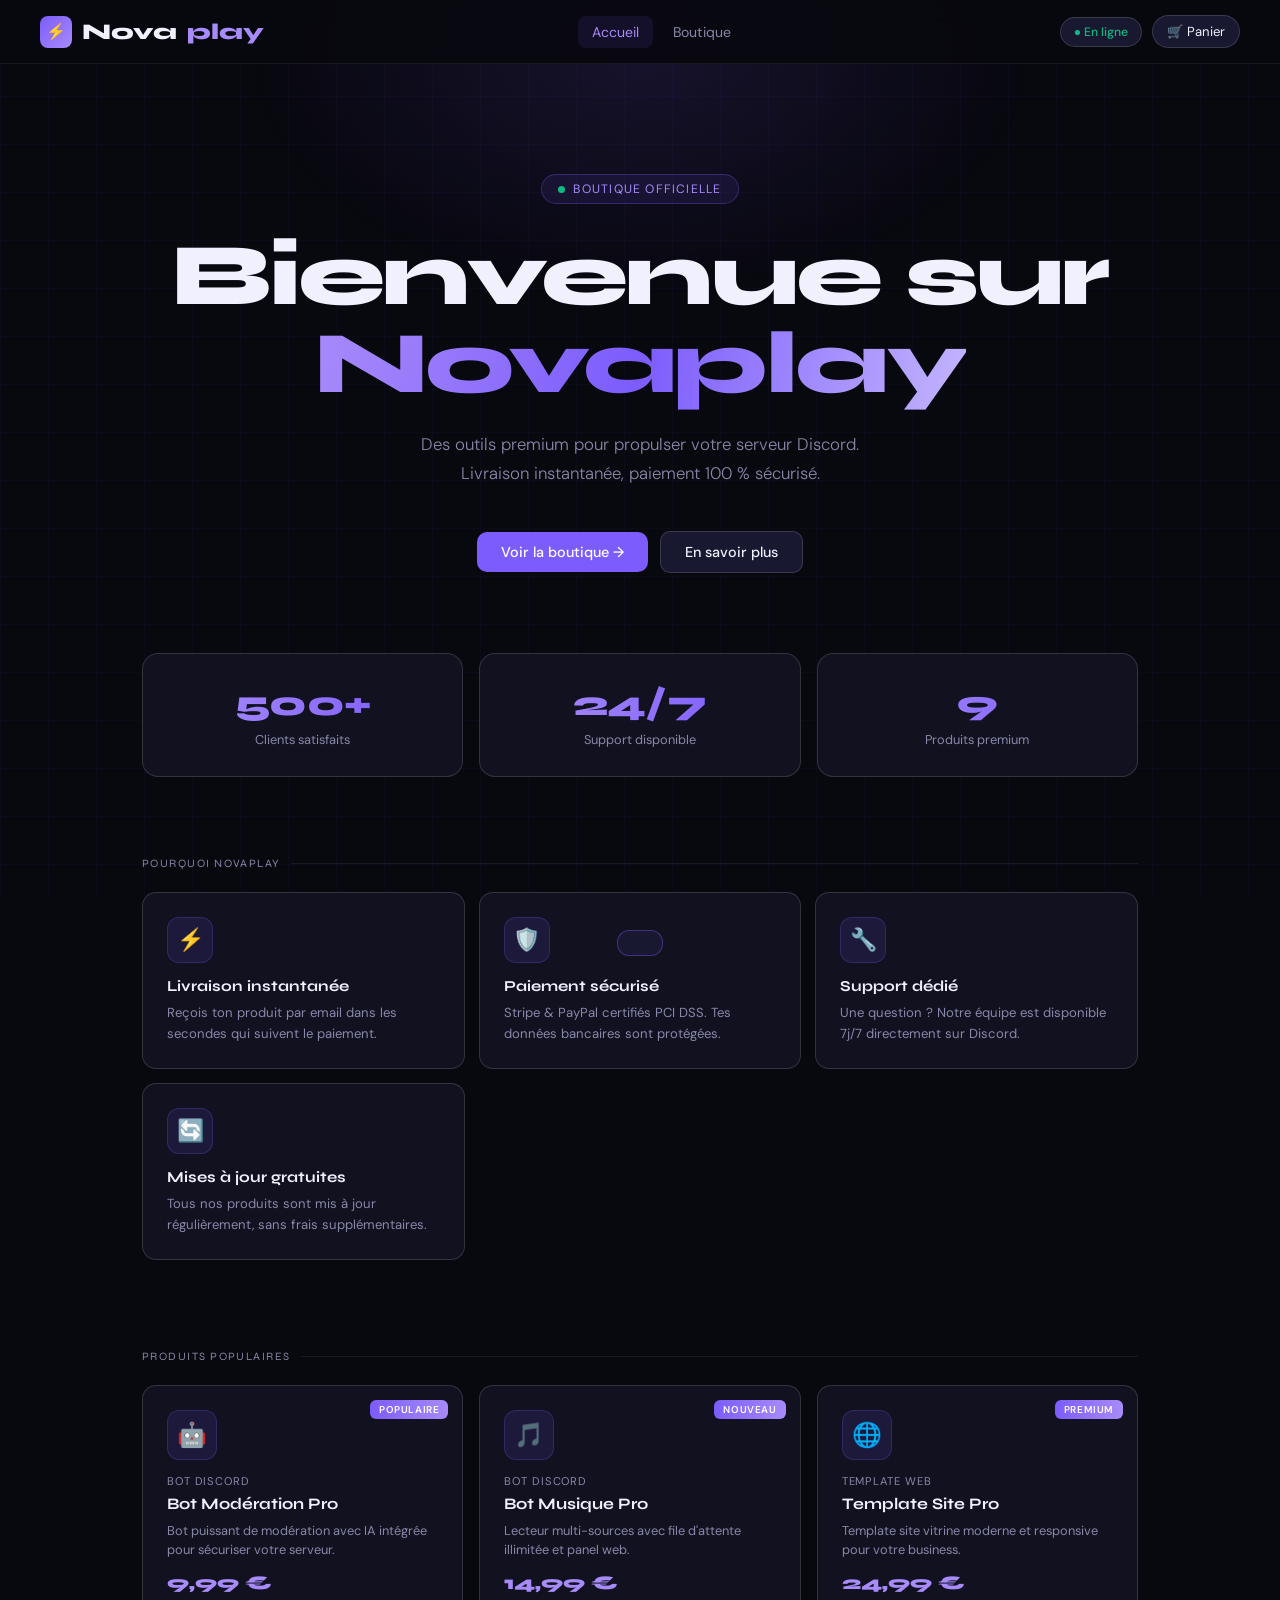
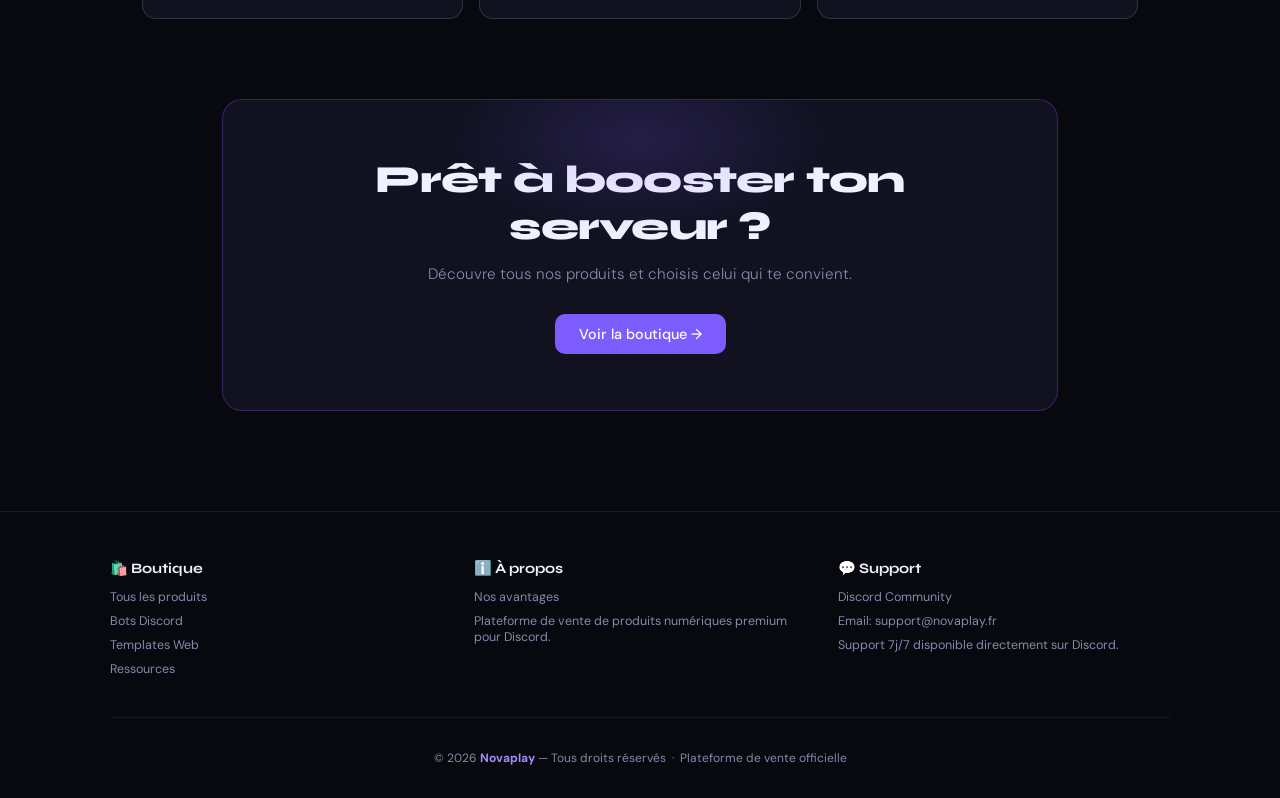
<file: index.html>
<!DOCTYPE html>
<html lang="fr">
<head>
  <meta charset="UTF-8">
  <meta name="viewport" content="width=device-width, initial-scale=1.0">
  <title>Novaplay — Accueil</title>
  <link href="https://fonts.googleapis.com/css2?family=Syne:wght@400;600;700;800&family=DM+Sans:wght@300;400;500&display=swap" rel="stylesheet">
  <link rel="stylesheet" href="css/style.css">
  <style>
    /* ── PAGE : ACCUEIL ── */

    /* Hero */
    .hero {
      position: relative; z-index: 1;
      text-align: center;
      padding: 110px 2rem 80px;
    }
    .hero-eyebrow {
      display: inline-flex; align-items: center; gap: 8px;
      background: rgba(124,92,252,0.1); border: 1px solid rgba(124,92,252,0.3);
      border-radius: 20px; padding: 6px 16px; margin-bottom: 28px;
      font-size: 0.76rem; color: var(--accent2);
      letter-spacing: 0.1em; text-transform: uppercase;
    }
    .hero h1 {
      font-family: 'Syne', sans-serif; font-weight: 800;
      font-size: clamp(3rem, 7vw, 5.5rem);
      line-height: 1.0; letter-spacing: -0.03em;
      margin-bottom: 22px;
    }
    .hero h1 .gr {
      background: linear-gradient(100deg, #a78bfa 0%, #7c5cfc 50%, #c4b5fd 100%);
      -webkit-background-clip: text; -webkit-text-fill-color: transparent;
      background-clip: text;
    }
    .hero-sub {
      max-width: 500px; margin: 0 auto 42px;
      font-size: 1.05rem; color: var(--muted); line-height: 1.75; font-weight: 300;
    }
    .hero-actions { display: flex; align-items: center; justify-content: center; gap: 12px; flex-wrap: wrap; }

    /* Stats band */
    .stats-band {
      position: relative; z-index: 1;
      max-width: 1060px; margin: 0 auto;
      padding: 0 2rem 80px;
      display: grid;
      grid-template-columns: repeat(auto-fit, minmax(240px, 1fr));
      gap: 16px;
    }
    .stat {
      background: var(--surface);
      border: 1px solid var(--border2); border-radius: 16px;
      padding: 28px 40px; text-align: center;
    }
    .stat-value {
      font-family: 'Syne', sans-serif; font-weight: 800;
      font-size: 2.2rem; letter-spacing: -0.02em; margin-bottom: 6px;
      background: linear-gradient(90deg, #a78bfa, #7c5cfc);
      -webkit-background-clip: text; -webkit-text-fill-color: transparent;
      background-clip: text;
    }
    .stat-label { font-size: 0.8rem; color: var(--muted); }

    /* Features */
    .features-section {
      position: relative; z-index: 1;
      max-width: 1060px; margin: 0 auto;
      padding: 0 2rem 90px;
    }
    .features-grid {
      display: grid; grid-template-columns: repeat(auto-fit, minmax(240px, 1fr));
      gap: 14px;
    }
    .feature-card {
      background: var(--surface); border: 1px solid var(--border2);
      border-radius: 14px; padding: 1.5rem;
      transition: border-color 0.3s, transform 0.3s;
    }
    .feature-card:hover { border-color: rgba(124,92,252,0.45); transform: translateY(-2px); }
    .feature-icon {
      width: 46px; height: 46px; border-radius: 12px;
      background: rgba(124,92,252,0.12); border: 1px solid rgba(124,92,252,0.22);
      display: flex; align-items: center; justify-content: center;
      font-size: 22px; margin-bottom: 14px;
    }
    .feature-title {
      font-family: 'Syne', sans-serif; font-weight: 700;
      font-size: 0.95rem; margin-bottom: 7px;
    }
    .feature-desc { font-size: 0.82rem; color: var(--muted); line-height: 1.6; }

    /* CTA band */
    .cta-band {
      position: relative; z-index: 1;
      max-width: 900px; margin: 0 auto;
      padding: 0 2rem 100px;
    }
    .cta-inner {
      background: var(--surface);
      border: 1px solid rgba(124,92,252,0.3);
      border-radius: 20px;
      padding: 56px 48px;
      text-align: center;
      position: relative; overflow: hidden;
    }
    .cta-glow {
      position: absolute; top: -60px; left: 50%; transform: translateX(-50%);
      width: 400px; height: 200px; border-radius: 50%;
      background: radial-gradient(ellipse, rgba(124,92,252,0.18) 0%, transparent 70%);
      pointer-events: none;
    }
    .cta-inner h2 {
      font-family: 'Syne', sans-serif; font-weight: 800;
      font-size: clamp(1.6rem, 3.5vw, 2.4rem);
      margin-bottom: 14px; letter-spacing: -0.02em;
    }
    .cta-inner p { color: var(--muted); font-size: 0.95rem; margin-bottom: 30px; font-weight: 300; }

    @media (max-width: 640px) {
      .stats-band { grid-template-columns: 1fr; }
      .cta-inner { padding: 36px 24px; }
    }

    /* Produits populaires */
    .popular-products {
      position: relative; z-index: 1;
      max-width: 1060px; margin: 0 auto;
      padding: 0 2rem 80px;
    }
    .popular-grid {
      display: grid;
      grid-template-columns: repeat(auto-fit, minmax(280px, 1fr));
      gap: 16px;
    }
    .popular-card {
      background: var(--surface); border: 1px solid var(--border2);
      border-radius: 14px; padding: 1.5rem;
      transition: border-color 0.3s, transform 0.3s;
      position: relative;
    }
    .popular-card:hover { border-color: rgba(124,92,252,0.55); transform: translateY(-3px); }
    .popular-badge {
      position: absolute; top: 14px; right: 14px;
      background: linear-gradient(90deg, var(--accent), #a78bfa);
      border-radius: 6px; padding: 3px 9px;
      font-size: 0.62rem; font-weight: 600;
      letter-spacing: 0.06em; text-transform: uppercase; color: #fff;
    }
    .popular-icon {
      width: 50px; height: 50px; border-radius: 12px;
      background: rgba(124,92,252,0.12); border: 1px solid rgba(124,92,252,0.22);
      display: flex; align-items: center; justify-content: center;
      font-size: 24px; margin-bottom: 14px;
    }
    .popular-cat { font-size: 0.7rem; color: var(--muted); text-transform: uppercase; letter-spacing: 0.08em; margin-bottom: 6px; }
    .popular-name { font-family: 'Syne', sans-serif; font-weight: 700; font-size: 1rem; margin-bottom: 8px; }
    .popular-desc { font-size: 0.8rem; color: var(--muted); line-height: 1.5; }
    .popular-price { font-family: 'Syne', sans-serif; font-weight: 800; font-size: 1.2rem; margin-top: 12px; color: var(--accent2); }
  
  </style>
</head>
<body>

<div class="bg-grid"></div>
<div class="bg-glow"></div>

<!-- ── Navigation ── -->
<nav>
  <a href="index.html" class="logo">
    <div class="logo-icon">⚡</div>
    Nova<em>play</em>
  </a>
  <div class="nav-links">
    <a href="index.html" class="nav-link active">Accueil</a>
    <a href="boutique.html" class="nav-link">Boutique</a>
  </div>
  <div class="nav-right">
    <div class="badge-online"><strong>● En ligne</strong></div>
    <button id="cart-btn" onclick="openDrawer()">🛒 Panier <span id="cart-count">0</span></button>
  </div>
</nav>

<!-- ── Hero ── -->
<section class="hero">
  <div class="hero-eyebrow"><span class="pulse"></span>Boutique officielle</div>
  <h1>Bienvenue sur<br><span class="gr">Novaplay</span></h1>
  <p class="hero-sub">Des outils premium pour propulser votre serveur Discord. Livraison instantanée, paiement 100 % sécurisé.</p>
  <div class="hero-actions">
    <a href="boutique.html" class="btn btn-primary">Voir la boutique &rarr;</a>
    <a href="#features" class="btn btn-secondary">En savoir plus</a>
  </div>
</section>

<!-- ── Stats ── -->
<div class="stats-band">
  <div class="stat"><div class="stat-value">500+</div><div class="stat-label">Clients satisfaits</div></div>
  <div class="stat"><div class="stat-value">24/7</div><div class="stat-label">Support disponible</div></div>
  <div class="stat"><div class="stat-value">9</div><div class="stat-label">Produits premium</div></div>
</div>

<!-- ── Features ── -->
<section class="features-section" id="features">
  <div class="section-label">Pourquoi Novaplay</div>
  <div class="features-grid">
    <div class="feature-card">
      <div class="feature-icon">⚡</div>
      <div class="feature-title">Livraison instantanée</div>
      <div class="feature-desc">Reçois ton produit par email dans les secondes qui suivent le paiement.</div>
    </div>
    <div class="feature-card">
      <div class="feature-icon">🛡️</div>
      <div class="feature-title">Paiement sécurisé</div>
      <div class="feature-desc">Stripe & PayPal certifiés PCI DSS. Tes données bancaires sont protégées.</div>
    </div>
    <div class="feature-card">
      <div class="feature-icon">🔧</div>
      <div class="feature-title">Support dédié</div>
      <div class="feature-desc">Une question ? Notre équipe est disponible 7j/7 directement sur Discord.</div>
    </div>
    <div class="feature-card">
      <div class="feature-icon">🔄</div>
      <div class="feature-title">Mises à jour gratuites</div>
      <div class="feature-desc">Tous nos produits sont mis à jour régulièrement, sans frais supplémentaires.</div>
    </div>
  </div>
</section>

<!-- ── Produits populaires ── -->
<section class="popular-products">
  <div class="section-label">Produits populaires</div>
  <div class="popular-grid" id="popular-grid">
    <div class="popular-card">
      <div class="popular-badge">Populaire</div>
      <div class="popular-icon">🤖</div>
      <div class="popular-cat">Bot Discord</div>
      <div class="popular-name">Bot Modération Pro</div>
      <div class="popular-desc">Bot puissant de modération avec IA intégrée pour sécuriser votre serveur.</div>
      <div class="popular-price">9,99 €</div>
    </div>
    <div class="popular-card">
      <div class="popular-badge">Nouveau</div>
      <div class="popular-icon">🎵</div>
      <div class="popular-cat">Bot Discord</div>
      <div class="popular-name">Bot Musique Pro</div>
      <div class="popular-desc">Lecteur multi-sources avec file d'attente illimitée et panel web.</div>
      <div class="popular-price">14,99 €</div>
    </div>
    <div class="popular-card">
      <div class="popular-badge">Premium</div>
      <div class="popular-icon">🌐</div>
      <div class="popular-cat">Template Web</div>
      <div class="popular-name">Template Site Pro</div>
      <div class="popular-desc">Template site vitrine moderne et responsive pour votre business.</div>
      <div class="popular-price">24,99 €</div>
    </div>
  </div>
</section>

<!-- ── CTA ── -->
<section class="cta-band">
  <div class="cta-inner">
    <div class="cta-glow"></div>
    <h2>Prêt à booster ton serveur ?</h2>
    <p>Découvre tous nos produits et choisis celui qui te convient.</p>
    <a href="boutique.html" class="btn btn-primary">Voir la boutique &rarr;</a>
  </div>
</section>

<footer>
  <div class="footer-content">
    <div class="footer-col">
      <h3>🛍️ Boutique</h3>
      <a href="boutique.html">Tous les produits</a>
      <a href="boutique.html#bot-discord">Bots Discord</a>
      <a href="boutique.html">Templates Web</a>
      <a href="boutique.html">Ressources</a>
    </div>
    <div class="footer-col">
      <h3>ℹ️ À propos</h3>
      <a href="#features">Nos avantages</a>
      <p>Plateforme de vente de produits numériques premium pour Discord.</p>
    </div>
    <div class="footer-col">
      <h3>💬 Support</h3>
      <a href="https://discord.gg/2RXvXqWHbt" target="_blank">Discord Community</a>
      <a href="#">Email: support@novaplay.fr</a>
      <p>Support 7j/7 disponible directement sur Discord.</p>
    </div>
  </div>
  <div class="footer-bottom">
    © 2026 <strong>Novaplay</strong> — Tous droits réservés &nbsp;·&nbsp; Plateforme de vente officielle
  </div>
</footer>

<!-- ── Panier (drawer) ── -->
<div class="drawer-overlay" id="overlay" onclick="closeDrawer()"></div>
<div class="drawer" id="drawer">
  <div class="drawer-head">
    <h2>🛒 Mon panier</h2>
    <button class="drawer-close" onclick="closeDrawer()">✕</button>
  </div>
  <div class="drawer-items" id="drawer-items"></div>
  <div class="drawer-footer" id="drawer-footer" style="display:none">
    <div class="drawer-total"><span>Total</span><strong id="total-price">0,00 €</strong></div>
    <button class="btn-stripe" id="btn-stripe">💳 Payer avec Stripe</button>
    <div class="or-sep">ou</div>
    <button class="btn-paypal" id="btn-paypal">🅿️ Payer avec PayPal</button>
    <div class="secure-note">🔒 Paiement 100 % sécurisé</div>
  </div>
</div>

<div class="toast" id="toast"></div>

<script src="js/products.js"></script>
<script src="js/cart.js"></script>
</body>
</html>
</file>
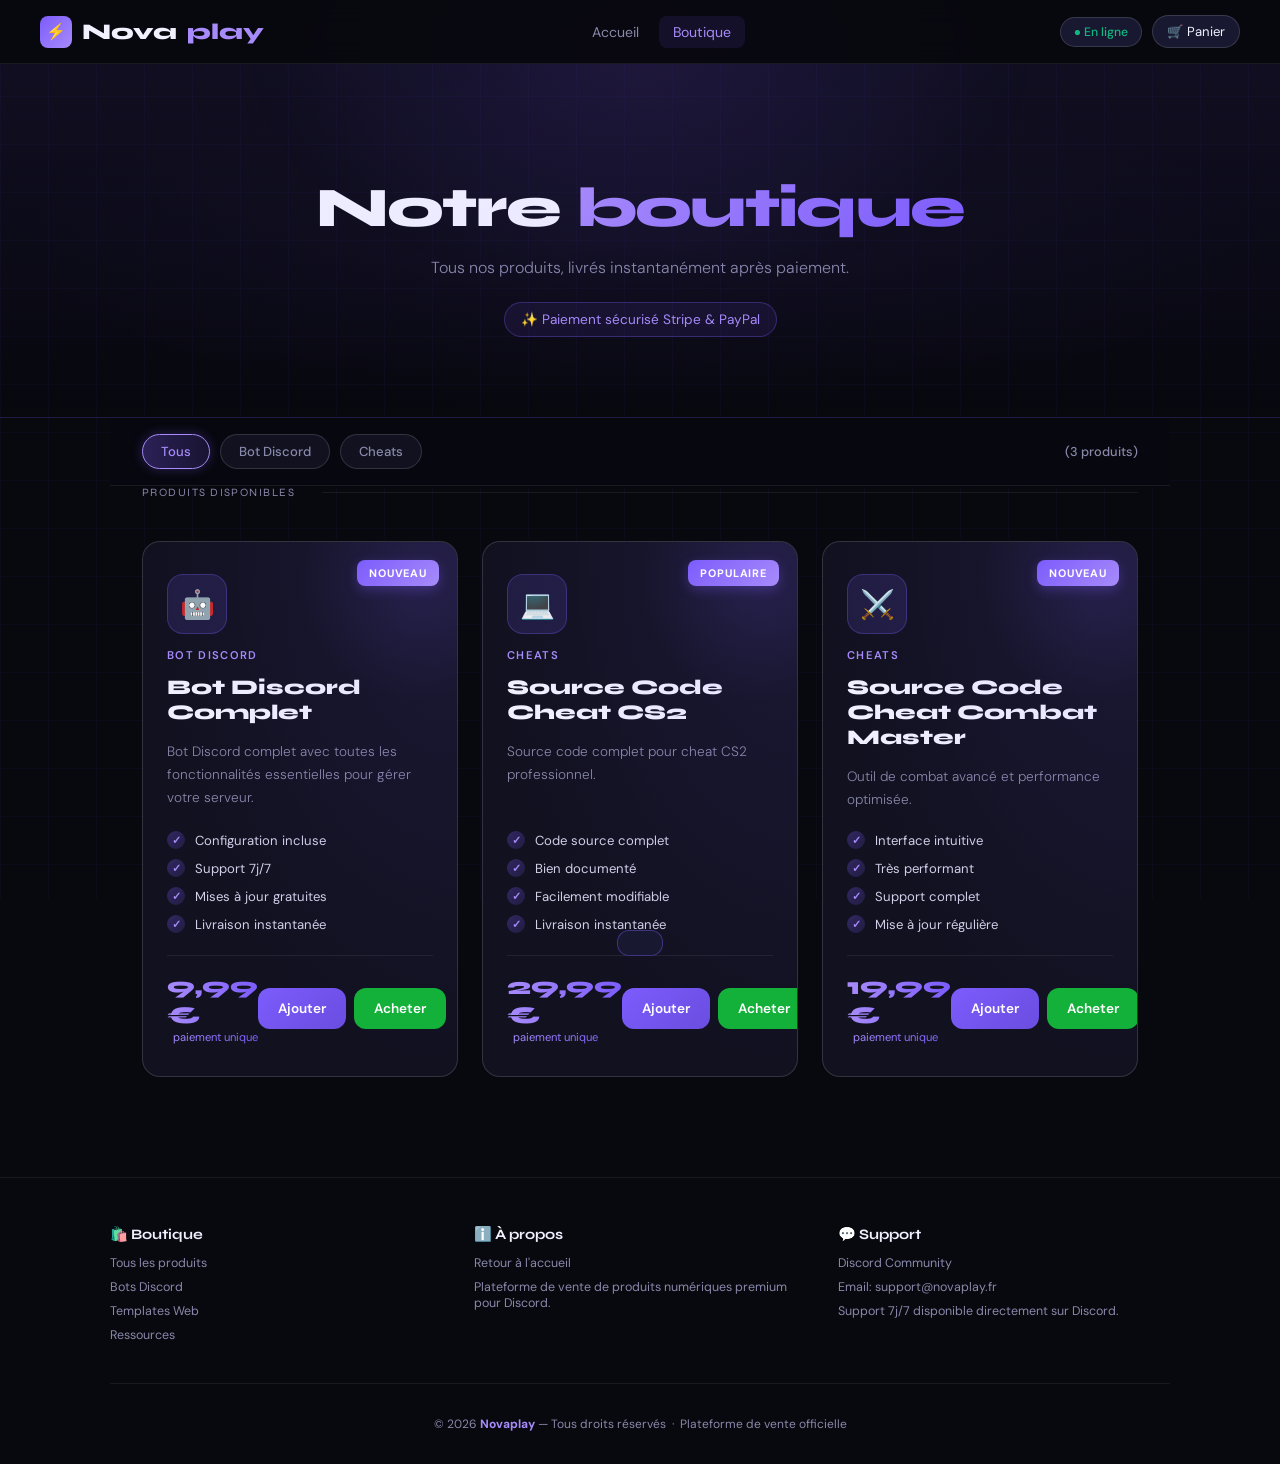
<file: boutique.html>
<!DOCTYPE html>
<html lang="fr">
<head>
  <meta charset="UTF-8">
  <meta name="viewport" content="width=device-width, initial-scale=1.0">
  <title>Novaplay — Boutique</title>
  <link href="https://fonts.googleapis.com/css2?family=Syne:wght@400;600;700;800&family=DM+Sans:wght@300;400;500&display=swap" rel="stylesheet">
  <link rel="stylesheet" href="css/style.css">
  <style>
    /* ── PAGE : BOUTIQUE ── */

    .shop-hero {
      position: relative; z-index: 1;
      text-align: center;
      padding: 110px 2rem 80px;
      background: linear-gradient(180deg, rgba(124,92,252,0.08) 0%, transparent 100%);
      border-bottom: 1px solid rgba(124,92,252,0.15);
    }
    .shop-hero::before {
      content: ''; position: absolute; inset: 0;
      background: radial-gradient(ellipse at center, rgba(124,92,252,0.05) 0%, transparent 70%);
      pointer-events: none;
    }
    .shop-hero h1 {
      font-family: 'Syne', sans-serif; font-weight: 800;
      font-size: clamp(2.2rem, 5vw, 3.5rem);
      letter-spacing: -0.03em; margin-bottom: 16px;
      animation: fadeInDown 0.8s ease-out;
    }
    .shop-hero h1 span {
      background: linear-gradient(120deg, #a78bfa 0%, #7c5cfc 50%, #a78bfa 100%);
      -webkit-background-clip: text; -webkit-text-fill-color: transparent;
      background-clip: text;
      background-size: 200% 200%;
      animation: gradientShift 3s ease infinite;
    }
    @keyframes gradientShift {
      0%, 100% { background-position: 0% 50%; }
      50% { background-position: 100% 50%; }
    }
    .shop-hero p { color: var(--muted); font-size: 1rem; font-weight: 300; margin-bottom: 12px; animation: fadeInUp 0.8s ease-out 0.1s backwards; }
    .shop-hero-info {
      font-size: 0.85rem; color: var(--accent2);
      margin-top: 12px; display: inline-block;
      background: rgba(124,92,252,0.1); border: 1px solid rgba(124,92,252,0.3);
      border-radius: 20px; padding: 8px 16px;
      animation: fadeInUp 0.8s ease-out 0.2s backwards;
    }

    /* Filtres */
    .filters {
      position: sticky; top: 64px; z-index: 50;
      max-width: 1060px; margin: 0 auto;
      padding: 16px 2rem;
      display: flex; flex-wrap: wrap; gap: 10px; align-items: center;
      background: rgba(8,8,15,0.8);
      backdrop-filter: blur(12px);
      border-bottom: 1px solid var(--border);
    }
    .filter-btn {
      background: var(--surface); border: 1px solid var(--border2);
      border-radius: 24px; padding: 8px 18px;
      font-size: 0.82rem; font-weight: 500; color: var(--muted);
      cursor: pointer;
      transition: all 0.3s cubic-bezier(0.4, 0, 0.2, 1);
      font-family: 'DM Sans', sans-serif;
      position: relative; overflow: hidden;
    }
    .filter-btn::before {
      content: ''; position: absolute; inset: 0;
      background: linear-gradient(90deg, transparent, rgba(255,255,255,0.1), transparent);
      transform: translateX(-100%);
    }
    .filter-btn:hover::before { transform: translateX(100%); transition: 0.5s; }
    .filter-btn:hover {
      background: rgba(124,92,252,0.2);
      border-color: rgba(124,92,252,0.6);
      color: var(--accent2);
      transform: translateY(-2px);
    }
    .filter-btn.active {
      background: linear-gradient(90deg, rgba(124,92,252,0.3), rgba(124,92,252,0.15));
      border-color: var(--accent2);
      color: var(--accent2);
      box-shadow: 0 0 12px rgba(124,92,252,0.3);
    }
    .filter-spacer { flex: 1; }
    #product-count { font-size: 0.8rem; color: var(--muted); font-weight: 500; }

    /* Grille produits */
    .shop-wrap {
      position: relative; z-index: 1;
      max-width: 1060px; margin: 0 auto;
      padding: 0 2rem 100px;
    }
    .product-grid {
      display: grid;
      grid-template-columns: repeat(auto-fill, minmax(310px, 1fr));
      gap: 24px;
      padding-top: 20px;
    }

    /* Carte produit */
    .pcard {
      position: relative; overflow: hidden;
      background: var(--surface); border: 1px solid var(--border2);
      border-radius: 18px; padding: 2rem 1.5rem;
      display: flex; flex-direction: column; gap: 14px;
      transition: all 0.4s cubic-bezier(0.4, 0, 0.2, 1);
      animation: fadeInScale 0.6s ease-out backwards;
    }
    .pcard:nth-child(1) { animation-delay: 0.05s; }
    .pcard:nth-child(2) { animation-delay: 0.1s; }
    .pcard:nth-child(3) { animation-delay: 0.15s; }
    .pcard:hover {
      border-color: rgba(124,92,252,0.7);
      transform: translateY(-8px);
      box-shadow: 0 20px 40px rgba(124,92,252,0.15);
    }
    .pcard::before {
      content: ''; position: absolute; inset: 0;
      background: radial-gradient(ellipse at top right, rgba(124,92,252,0.1) 0%, transparent 70%);
      pointer-events: none;
    }

    .pcard-glow {
      position: absolute; top: -80px; right: -80px;
      width: 240px; height: 240px; border-radius: 50%;
      background: radial-gradient(ellipse, rgba(124,92,252,0.12) 0%, transparent 70%);
      pointer-events: none;
      transition: all 0.4s ease;
    }
    .pcard:hover .pcard-glow {
      top: -40px; right: -40px;
      background: radial-gradient(ellipse, rgba(124,92,252,0.2) 0%, transparent 70%);
    }

    .pcard-badge {
      position: absolute; top: 18px; right: 18px;
      background: linear-gradient(135deg, var(--accent), #a78bfa);
      border-radius: 8px; padding: 6px 12px;
      font-size: 0.68rem; font-weight: 700;
      letter-spacing: 0.08em; text-transform: uppercase; color: #fff;
      box-shadow: 0 4px 12px rgba(124,92,252,0.3);
      animation: bounce 0.6s ease-out;
    }
    @keyframes bounce {
      0% { transform: scale(0) rotate(-45deg); }
      50% { transform: scale(1.1); }
      100% { transform: scale(1) rotate(0); }
    }

    .pcard-icon {
      width: 60px; height: 60px; border-radius: 16px;
      background: rgba(124,92,252,0.15); border: 1.5px solid rgba(124,92,252,0.3);
      display: flex; align-items: center; justify-content: center; font-size: 28px;
      transition: all 0.3s ease;
    }
    .pcard:hover .pcard-icon {
      background: rgba(124,92,252,0.25);
      border-color: rgba(124,92,252,0.5);
      transform: scale(1.1) rotate(5deg);
    }

    .pcard-cat {
      font-size: 0.7rem; color: var(--accent2); text-transform: uppercase;
      letter-spacing: 0.12em; font-weight: 600;
    }
    .pcard-name {
      font-family: 'Syne', sans-serif; font-weight: 800; font-size: 1.3rem;
      line-height: 1.2; color: var(--text);
    }
    .pcard-desc {
      font-size: 0.85rem; color: var(--muted); line-height: 1.7;
      font-weight: 300; flex: 1;
    }

    .pcard-features {
      display: flex; flex-direction: column; gap: 10px;
      margin-top: 6px;
    }
    .pcard-feat {
      display: flex; align-items: center; gap: 10px;
      font-size: 0.82rem; color: #d0d0e8;
      transition: transform 0.2s ease;
    }
    .pcard:hover .pcard-feat {
      transform: translateX(4px);
    }
    .pcard-feat::before {
      content: '✓'; width: 18px; height: 18px;
      border-radius: 50%;
      background: linear-gradient(135deg, rgba(124,92,252,0.3), rgba(124,92,252,0.15));
      display: flex; align-items: center; justify-content: center;
      flex-shrink: 0; font-size: 0.7rem; color: var(--accent2); font-weight: bold;
    }

    .pcard-bottom {
      display: flex; align-items: center; justify-content: space-between;
      margin-top: 8px; padding-top: 16px; border-top: 1px solid var(--border);
    }
    .pcard-price {
      font-family: 'Syne', sans-serif; font-weight: 800; font-size: 1.5rem;
      background: linear-gradient(90deg, #a78bfa, #7c5cfc);
      -webkit-background-clip: text; -webkit-text-fill-color: transparent;
      background-clip: text;
    }
    .pcard-price small {
      font-size: 0.7rem; color: var(--muted);
      font-weight: 400; font-family: 'DM Sans', sans-serif; margin-left: 6px;
      display: block;
    }

    .btn-add {
      background: linear-gradient(135deg, var(--accent), #6a4de0);
      color: #fff; border: none;
      border-radius: 12px; padding: 12px 20px;
      font-size: 0.85rem; font-weight: 600;
      font-family: 'DM Sans', sans-serif;
      cursor: pointer;
      transition: all 0.3s cubic-bezier(0.4, 0, 0.2, 1);
      position: relative; overflow: hidden;
    }
    .btn-add::before {
      content: ''; position: absolute; inset: 0;
      background: linear-gradient(90deg, transparent, rgba(255,255,255,0.2), transparent);
      transform: translateX(-100%);
    }
    .btn-add:hover::before { transform: translateX(100%); transition: 0.5s; }
    .btn-add:hover {
      background: linear-gradient(135deg, #6a4de0, var(--accent));
      transform: translateY(-2px);
      box-shadow: 0 8px 20px rgba(124,92,252,0.4);
    }
    .btn-add:active { transform: translateY(0) scale(0.98); }

    /* Vide */
    .empty-state {
      text-align: center; padding: 80px 20px;
      color: var(--muted); font-size: 0.95rem; grid-column: 1/-1;
    }
    .empty-state .big {
      font-size: 4rem; margin-bottom: 16px;
      animation: bounce 1s ease infinite;
    }

    @keyframes fadeInDown {
      from { opacity: 0; transform: translateY(-20px); }
      to { opacity: 1; transform: translateY(0); }
    }
    @keyframes fadeInUp {
      from { opacity: 0; transform: translateY(20px); }
      to { opacity: 1; transform: translateY(0); }
    }
    @keyframes fadeInScale {
      from { opacity: 0; transform: scale(0.9); }
      to { opacity: 1; transform: scale(1); }
    }

    @media (max-width: 640px) {
      .product-grid { grid-template-columns: 1fr; gap: 18px; }
      .filter-spacer { display: none; }
      .pcard { padding: 1.5rem; }
      .shop-hero { padding: 70px 1.5rem 50px; }
      .filters { padding: 12px 1.5rem; }
    }
  </style>
  </style>
</head>
<body>

<div class="bg-grid"></div>
<div class="bg-glow"></div>

<!-- ── Navigation ── -->
<nav>
  <a href="index.html" class="logo">
    <div class="logo-icon">⚡</div>
    Nova<em>play</em>
  </a>
  <div class="nav-links">
    <a href="index.html" class="nav-link">Accueil</a>
    <a href="boutique.html" class="nav-link active">Boutique</a>
  </div>
  <div class="nav-right">
    <div class="badge-online"><strong>● En ligne</strong></div>
    <button id="cart-btn" onclick="openDrawer()">🛒 Panier <span id="cart-count">0</span></button>
  </div>
</nav>

<!-- ── Hero boutique ── -->
<section class="shop-hero">
  <h1>Notre <span>boutique</span></h1>
  <p>Tous nos produits, livrés instantanément après paiement.</p>
  <div class="shop-hero-info">✨ Paiement sécurisé Stripe & PayPal</div>
</section>

<!-- ── Filtres ── -->
<div class="filters" id="filters-bar">
  <!-- généré par JS -->
</div>

<!-- ── Grille ── -->
<div class="shop-wrap">
  <div class="section-label">Produits disponibles &nbsp;<span id="product-count"></span></div>
  <div class="product-grid" id="product-grid">
    <!-- généré par JS -->
  </div>
</div>

<footer>
  <div class="footer-content">
    <div class="footer-col">
      <h3>🛍️ Boutique</h3>
      <a href="boutique.html">Tous les produits</a>
      <a href="boutique.html#bot-discord">Bots Discord</a>
      <a href="boutique.html">Templates Web</a>
      <a href="boutique.html">Ressources</a>
    </div>
    <div class="footer-col">
      <h3>ℹ️ À propos</h3>
      <a href="index.html">Retour à l'accueil</a>
      <p>Plateforme de vente de produits numériques premium pour Discord.</p>
    </div>
    <div class="footer-col">
      <h3>💬 Support</h3>
      <a href="https://discord.gg/2RXvXqWHbt" target="_blank">Discord Community</a>
      <a href="#">Email: support@novaplay.fr</a>
      <p>Support 7j/7 disponible directement sur Discord.</p>
    </div>
  </div>
  <div class="footer-bottom">
    © 2026 <strong>Novaplay</strong> — Tous droits réservés &nbsp;·&nbsp; Plateforme de vente officielle
  </div>
</footer>

<!-- ── Panier (drawer) ── -->
<div class="drawer-overlay" id="overlay" onclick="closeDrawer()"></div>
<div class="drawer" id="drawer">
  <div class="drawer-head">
    <h2>🛒 Mon panier</h2>
    <button class="drawer-close" onclick="closeDrawer()">✕</button>
  </div>
  <div class="drawer-items" id="drawer-items"></div>
  <div class="drawer-footer" id="drawer-footer" style="display:none">
    <div class="drawer-total"><span>Total</span><strong id="total-price">0,00 €</strong></div>
    <button class="btn-stripe" id="btn-stripe">💳 Payer avec Stripe</button>
    <div class="or-sep">ou</div>
    <button class="btn-paypal" id="btn-paypal">🅿️ Payer avec PayPal</button>
    <div class="secure-note">🔒 Paiement 100 % sécurisé</div>
  </div>
</div>

<div class="toast" id="toast"></div>

<script src="js/products.js"></script>
<script src="js/cart.js"></script>
<script>
  /* ── Filtres & rendu de la grille ── */
  let activeFilter = "Tous";

  function buildFilters() {
    const cats = ["Tous", ...new Set(PRODUCTS.map(p => p.cat))];
    const bar  = document.getElementById("filters-bar");
    bar.innerHTML = cats.map(c =>
      `<button class="filter-btn${c === activeFilter ? ' active' : ''}" onclick="setFilter('${c}')">${c}</button>`
    ).join("") + `<div class="filter-spacer"></div><span id="product-count"></span>`;
    updateCount();
  }

  function setFilter(cat) {
    activeFilter = cat;
    buildFilters();
    renderGrid();
  }

  function updateCount() {
    const list = activeFilter === "Tous" ? PRODUCTS : PRODUCTS.filter(p => p.cat === activeFilter);
    const el = document.getElementById("product-count");
    if (el) el.textContent = "(" + list.length + " produit" + (list.length > 1 ? "s" : "") + ")";
  }

  function renderGrid() {
    const list = activeFilter === "Tous" ? PRODUCTS : PRODUCTS.filter(p => p.cat === activeFilter);
    const grid = document.getElementById("product-grid");

    if (list.length === 0) {
      grid.innerHTML = `<div class="empty-state"><div class="big">📦</div>Aucun produit dans cette catégorie.</div>`;
      return;
    }

    grid.innerHTML = list.map(p => `
      <div class="pcard">
        <div class="pcard-glow"></div>
        ${p.badge ? `<div class="pcard-badge">${p.badge}</div>` : ""}
        <div class="pcard-icon">${p.icon}</div>
        <div class="pcard-cat">${p.cat}</div>
        <div class="pcard-name">${p.name}</div>
        <div class="pcard-desc">${p.desc}</div>
        <div class="pcard-features">
          ${p.features.map(f => `<div class="pcard-feat">${f}</div>`).join("")}
        </div>
        <div class="pcard-bottom">
          <div class="pcard-price">${p.price.toFixed(2).replace(".", ",")} €<small>paiement unique</small></div>
          <div style="display:flex; gap:8px; align-items:center;">
            <button class="btn-add" onclick="addToCart('${p.id}')">Ajouter</button>
            <button class="btn-add" style="background: #13b13a;" onclick="buyNow('${p.id}')">Acheter</button>
          </div>
        </div>
      </div>
    `).join("");
  }

  /* Init */
  buildFilters();
  renderGrid();
</script>
</body>
</html>
</file>
<file: css/style.css>
/* ═══════════════════════════════════════
   NOVAPLAY — Styles globaux
   ═══════════════════════════════════════ */

*, *::before, *::after { box-sizing: border-box; margin: 0; padding: 0; }

:root {
  --bg:       #08080f;
  --surface:  #111120;
  --surface2: #181830;
  --border:   rgba(255,255,255,0.07);
  --border2:  rgba(255,255,255,0.14);
  --text:     #f0f0ff;
  --muted:    #8888aa;
  --accent:   #7c5cfc;
  --accent2:  #a78bfa;
  --success:  #10b981;
  --danger:   #f87171;
}

html { scroll-behavior: smooth; }

body {
  font-family: 'DM Sans', sans-serif;
  background: var(--bg);
  color: var(--text);
  min-height: 100vh;
  overflow-x: hidden;
}

/* ── Arrière-plan décoratif ── */
.bg-grid {
  position: fixed; inset: 0; z-index: 0; pointer-events: none;
  background-image:
    linear-gradient(rgba(124,92,252,0.04) 1px, transparent 1px),
    linear-gradient(90deg, rgba(124,92,252,0.04) 1px, transparent 1px);
  background-size: 48px 48px;
}
.bg-glow {
  position: fixed; top: -200px; left: 50%; transform: translateX(-50%);
  width: 800px; height: 500px; border-radius: 50%;
  background: radial-gradient(ellipse, rgba(124,92,252,0.13) 0%, transparent 70%);
  pointer-events: none; z-index: 0;
}

/* ── Navigation ── */
nav {
  position: sticky; top: 0; z-index: 100;
  display: flex; align-items: center; justify-content: space-between;
  padding: 0 2.5rem; height: 64px;
  background: rgba(8,8,15,0.9);
  backdrop-filter: blur(14px);
  border-bottom: 1px solid var(--border);
}
.logo {
  display: flex; align-items: center; gap: 10px;
  font-family: 'Syne', sans-serif; font-weight: 800; font-size: 1.4rem;
  color: var(--text); text-decoration: none;
}
.logo-icon {
  width: 32px; height: 32px; border-radius: 8px;
  background: linear-gradient(135deg, var(--accent), #a78bfa);
  display: flex; align-items: center; justify-content: center; font-size: 16px;
}
.logo em { font-style: normal; color: var(--accent2); }

.nav-links {
  display: flex; align-items: center; gap: 6px;
}
.nav-link {
  color: var(--muted); text-decoration: none; font-size: 0.88rem;
  padding: 7px 14px; border-radius: 8px; transition: color 0.2s, background 0.2s;
}
.nav-link:hover { color: var(--text); background: var(--surface2); }
.nav-link.active { color: var(--accent2); background: rgba(124,92,252,0.1); }

.nav-right { display: flex; align-items: center; gap: 10px; }

.badge-online {
  background: var(--surface2); border: 1px solid var(--border2);
  border-radius: 20px; padding: 6px 13px;
  font-size: 0.76rem; color: var(--muted);
}
.badge-online strong { color: var(--success); font-weight: 500; }

#cart-btn {
  background: var(--surface2); border: 1px solid var(--border2);
  border-radius: 20px; padding: 7px 14px;
  font-size: 0.82rem; color: var(--text); cursor: pointer;
  display: flex; align-items: center; gap: 7px;
  transition: border-color 0.2s;
  font-family: 'DM Sans', sans-serif;
}
#cart-btn:hover { border-color: var(--accent); }
#cart-count {
  background: var(--accent); color: #fff;
  border-radius: 10px; padding: 1px 7px;
  font-size: 0.7rem; font-weight: 600; display: none;
}

/* ── Sections ── */
.section-wrap {
  position: relative; z-index: 1;
  max-width: 1060px; margin: 0 auto;
  padding: 0 2rem;
}

.section-label {
  font-family: 'Syne', sans-serif; font-size: 0.7rem;
  text-transform: uppercase; letter-spacing: 0.13em; color: var(--muted);
  margin-bottom: 22px;
  display: flex; align-items: center; gap: 10px;
}
.section-label::after { content: ''; flex: 1; height: 1px; background: var(--border); }

/* ── Boutons ── */
.btn {
  display: inline-flex; align-items: center; gap: 8px;
  padding: 11px 24px; border-radius: 10px; border: none;
  font-family: 'DM Sans', sans-serif; font-size: 0.9rem; font-weight: 500;
  cursor: pointer; text-decoration: none; transition: all 0.2s;
}
.btn-primary { background: var(--accent); color: #fff; }
.btn-primary:hover { background: #6a4de0; transform: translateY(-1px); }
.btn-secondary { background: var(--surface2); color: var(--text); border: 1px solid var(--border2); }
.btn-secondary:hover { border-color: var(--accent2); color: var(--accent2); }

/* ── Panier (drawer) ── */
.drawer-overlay {
  display: none; position: fixed; inset: 0;
  background: rgba(0,0,0,0.6); z-index: 300; backdrop-filter: blur(4px);
}
.drawer-overlay.open { display: block; }

.drawer {
  position: fixed; top: 0; right: 0; bottom: 0;
  width: 360px; max-width: 96vw;
  background: var(--surface); border-left: 1px solid var(--border2);
  z-index: 301; display: flex; flex-direction: column;
  transform: translateX(100%); transition: transform 0.3s ease;
}
.drawer.open { transform: translateX(0); }

.drawer-head {
  display: flex; align-items: center; justify-content: space-between;
  padding: 1.25rem 1.5rem; border-bottom: 1px solid var(--border);
}
.drawer-head h2 { font-family: 'Syne', sans-serif; font-weight: 700; font-size: 1.1rem; }

.drawer-close {
  background: none; border: 1px solid var(--border2); color: var(--muted);
  border-radius: 8px; padding: 6px 11px; cursor: pointer; font-size: 1rem;
  transition: color 0.2s;
}
.drawer-close:hover { color: var(--text); }

.drawer-items {
  flex: 1; overflow-y: auto; padding: 1.25rem 1.5rem;
  display: flex; flex-direction: column; gap: 12px;
}

.cart-item {
  background: var(--surface2); border: 1px solid var(--border);
  border-radius: 12px; padding: 12px 14px;
  display: flex; align-items: center; gap: 12px;
}
.ci-icon { font-size: 22px; flex-shrink: 0; }
.ci-info { flex: 1; }
.ci-name { font-size: 0.88rem; font-weight: 500; margin-bottom: 2px; }
.ci-price { font-size: 0.8rem; color: var(--accent2); font-weight: 500; }
.ci-remove {
  background: none; border: none; color: var(--muted);
  cursor: pointer; font-size: 1rem; padding: 4px; border-radius: 6px;
  transition: color 0.2s;
}
.ci-remove:hover { color: var(--danger); }

.drawer-empty { text-align: center; color: var(--muted); font-size: 0.88rem; padding: 3rem 0; }
.drawer-empty .big { font-size: 2.5rem; margin-bottom: 12px; }

.drawer-footer {
  padding: 1.25rem 1.5rem; border-top: 1px solid var(--border);
  display: flex; flex-direction: column; gap: 10px;
}
.drawer-total { display: flex; justify-content: space-between; align-items: center; }
.drawer-total span { color: var(--muted); font-size: 0.88rem; }
.drawer-total strong { font-family: 'Syne', sans-serif; font-size: 1.3rem; }

.btn-stripe {
  display: flex; align-items: center; justify-content: center; gap: 8px;
  width: 100%; padding: 12px; border-radius: 10px; border: none;
  background: #635bff; color: #fff;
  font-family: 'DM Sans', sans-serif; font-size: 0.9rem; font-weight: 500;
  cursor: pointer; transition: background 0.2s;
}
.btn-stripe:hover { background: #5146e5; }

.btn-paypal {
  display: flex; align-items: center; justify-content: center; gap: 8px;
  width: 100%; padding: 12px; border-radius: 10px; border: none;
  background: #ffc439; color: #003087;
  font-family: 'DM Sans', sans-serif; font-size: 0.9rem; font-weight: 600;
  cursor: pointer; transition: background 0.2s;
}
.btn-paypal:hover { background: #f0b62a; }

.or-sep {
  display: flex; align-items: center; gap: 8px;
  font-size: 0.72rem; color: var(--muted);
}
.or-sep::before, .or-sep::after { content: ''; flex: 1; height: 1px; background: var(--border); }

.secure-note {
  display: flex; align-items: center; justify-content: center;
  gap: 6px; font-size: 0.72rem; color: var(--muted);
}

/* ── Toast ── */
.toast {
  position: fixed; bottom: 24px; left: 50%;
  transform: translateX(-50%) translateY(80px);
  background: var(--surface2); border: 1px solid rgba(124,92,252,0.4);
  border-radius: 12px; padding: 12px 22px;
  font-size: 0.85rem; color: var(--text);
  z-index: 500; transition: transform 0.3s; white-space: nowrap;
}
.toast.show { transform: translateX(-50%) translateY(0); }

/* ── Footer ── */
footer {
  position: relative; z-index: 1;
  border-top: 1px solid var(--border);
  padding: 48px 2rem 32px;
  font-size: 0.78rem; color: var(--muted);
}
.footer-content {
  max-width: 1060px; margin: 0 auto;
  display: grid; grid-template-columns: repeat(auto-fit, minmax(200px, 1fr));
  gap: 32px; margin-bottom: 32px; padding-bottom: 32px; border-bottom: 1px solid var(--border);
}
.footer-col h3 {
  font-family: 'Syne', sans-serif; font-weight: 700;
  color: var(--text); margin-bottom: 12px; font-size: 0.9rem;
}
.footer-col a, .footer-col p {
  display: block; margin: 8px 0;
  color: var(--muted); text-decoration: none; transition: color 0.2s;
}
.footer-col a:hover { color: var(--accent2); }
.footer-bottom {
  text-align: center; max-width: 1060px; margin: 0 auto;
  color: var(--muted); font-size: 0.75rem;
}
footer strong { color: var(--accent2); }

/* ── Pulse ── */
.pulse {
  width: 7px; height: 7px; border-radius: 50%; background: var(--success);
  animation: pulse 2s infinite; display: inline-block;
}
@keyframes pulse {
  0%, 100% { opacity: 1; transform: scale(1); }
  50%       { opacity: .5; transform: scale(1.5); }
}

/* ── Animations ── */
.feature-card {
  animation: slideUp 0.6s ease-out backwards;
}
.feature-card:nth-child(1) { animation-delay: 0.1s; }
.feature-card:nth-child(2) { animation-delay: 0.2s; }
.feature-card:nth-child(3) { animation-delay: 0.3s; }
.feature-card:nth-child(4) { animation-delay: 0.4s; }

.popular-card {
  animation: fadeInScale 0.6s ease-out backwards;
}
.popular-card:nth-child(1) { animation-delay: 0.1s; }
.popular-card:nth-child(2) { animation-delay: 0.2s; }
.popular-card:nth-child(3) { animation-delay: 0.3s; }

.pcard {
  animation: fadeInScale 0.6s ease-out backwards;
}

@keyframes slideUp {
  from { opacity: 0; transform: translateY(20px); }
  to { opacity: 1; transform: translateY(0); }
}

@keyframes fadeInScale {
  from { opacity: 0; transform: scale(0.95); }
  to { opacity: 1; transform: scale(1); }

/* ── Responsive ── */
@media (max-width: 700px) {
  nav { padding: 0 1.2rem; }
  .nav-links { display: none; }
  .badge-online { display: none; }
  .section-wrap { padding: 0 1.2rem; }
}
</file>
